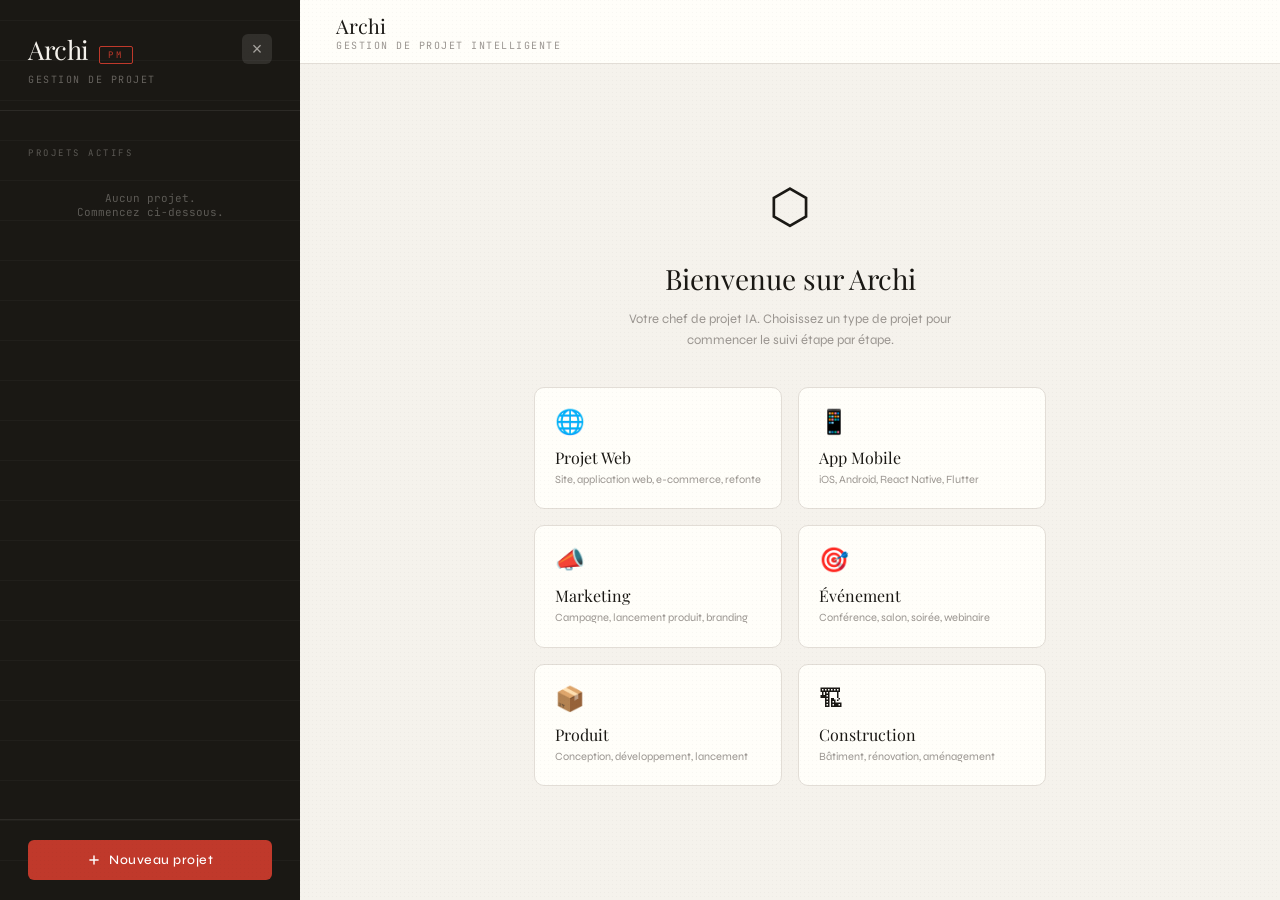
<file: index.html>
<!doctype html>
<html lang="fr">
  <head>
    <meta charset="UTF-8" />
    <meta name="viewport" content="width=device-width, initial-scale=1.0" />
    <link rel="stylesheet" href="style.css" />
    <title>Archi — Gestion de Projet</title>
    <link
      href="https://fonts.googleapis.com/css2?family=Playfair+Display:ital,wght@0,400;0,600;1,400&family=JetBrains+Mono:wght@300;400;500&family=Syne:wght@400;500;600&display=swap"
      rel="stylesheet"
    />
  </head>
  <body>
    <div
      class="drawer-overlay"
      id="drawerOverlay"
      onclick="closeAllDrawers()"
    ></div>
    <div class="shell">
      <!-- ── Sidebar ── -->
      <aside class="sidebar" id="navSidebar">
        <div
          class="sidebar-top"
          style="
            display: flex;
            align-items: flex-start;
            justify-content: space-between;
          "
        >
          <div>
            <div class="logo">Archi <span class="logo-badge">PM</span></div>
            <div class="logo-sub">Gestion de projet</div>
          </div>
          <button
            onclick="closeAllDrawers()"
            style="
              background: rgba(255, 255, 255, 0.1);
              border: none;
              color: rgba(245, 242, 236, 0.6);
              width: 30px;
              height: 30px;
              border-radius: 6px;
              cursor: pointer;
              font-size: 18px;
              display: flex;
              align-items: center;
              justify-content: center;
              flex-shrink: 0;
              margin-top: 2px;
              transition: all 0.2s;
            "
            onmouseover="this.style.background = 'rgba(255,255,255,.2)'"
            onmouseout="this.style.background = 'rgba(255,255,255,.1)'"
            class="sidebar-close-btn"
            id="sidebarCloseBtn"
          >
            ×
          </button>
        </div>

        <div class="proj-list" id="projList">
          <div class="proj-section-title">Projets actifs</div>
          <div
            id="projItems"
            style="
              font-family: &quot;JetBrains Mono&quot;, monospace;
              font-size: 11px;
              color: rgba(245, 242, 236, 0.3);
              padding: 12px;
              text-align: center;
            "
          >
            Aucun projet.<br />Commencez ci-dessous.
          </div>
        </div>

        <div class="sidebar-bottom">
          <button class="new-proj-btn" onclick="startNewProject()">
            <svg
              width="14"
              height="14"
              viewBox="0 0 24 24"
              fill="none"
              stroke="currentColor"
              stroke-width="2.5"
              stroke-linecap="round"
              stroke-linejoin="round"
            >
              <line x1="12" y1="5" x2="12" y2="19" />
              <line x1="5" y1="12" x2="19" y2="12" />
            </svg>
            Nouveau projet
          </button>
        </div>
      </aside>

      <!-- ── Main ── -->
      <main class="main">
        <!-- Mobile topbar -->
        <div class="mob-topbar" id="mobTopbar">
          <button
            class="mob-icon-btn"
            onclick="toggleNavDrawer()"
            id="hamburgerBtn"
            title="Menu projets"
          >
            <svg
              width="17"
              height="17"
              viewBox="0 0 24 24"
              fill="none"
              stroke="currentColor"
              stroke-width="2.5"
              stroke-linecap="round"
              stroke-linejoin="round"
            >
              <line x1="3" y1="6" x2="21" y2="6" />
              <line x1="3" y1="12" x2="21" y2="12" />
              <line x1="3" y1="18" x2="21" y2="18" />
            </svg>
          </button>
          <span class="mob-topbar-title">Archi</span>
          <button
            class="mob-icon-btn chat-btn"
            onclick="toggleChatDrawer()"
            id="chatBtn"
            title="Assistant IA"
          >
            <svg
              width="17"
              height="17"
              viewBox="0 0 24 24"
              fill="none"
              stroke="currentColor"
              stroke-width="2.5"
              stroke-linecap="round"
              stroke-linejoin="round"
            >
              <path
                d="M21 15a2 2 0 0 1-2 2H7l-4 4V5a2 2 0 0 1 2-2h14a2 2 0 0 1 2 2z"
              />
            </svg>
          </button>
        </div>
        <!-- Header -->
        <header class="main-header" id="mainHeader">
          <div class="header-left">
            <div>
              <div class="header-project-name" id="headerProjName">Archi</div>
              <div class="header-phase" id="headerPhase">
                Gestion de projet intelligente
              </div>
            </div>
          </div>
          <div class="header-right">
            <div
              class="phase-progress"
              id="headerProgress"
              style="display: none"
            >
              <span id="progressLabel">0%</span>
              <div class="progress-bar">
                <div
                  class="progress-fill"
                  id="progressFill"
                  style="width: 0%"
                ></div>
              </div>
            </div>
          </div>
        </header>

        <!-- Phase strip -->
        <div class="phase-strip" id="phaseStrip" style="display: none"></div>

        <!-- Content area -->
        <div class="content-area" id="contentArea" style="display: none">
          <!-- Phase detail -->
          <div class="phase-detail" id="phaseDetail"></div>

          <!-- Chat panel -->
          <div class="chat-panel" id="chatPanelDrawer">
            <div
              class="chat-header-mini"
              style="justify-content: space-between"
            >
              <div style="display: flex; align-items: center; gap: 10px">
                <div class="chat-indicator"></div>
                <span class="chat-label">Assistant Archi · actif</span>
              </div>
              <button
                onclick="closeAllDrawers()"
                style="
                  background: none;
                  border: none;
                  color: var(--muted);
                  cursor: pointer;
                  font-size: 20px;
                  line-height: 1;
                  padding: 0 2px;
                  display: none;
                "
                id="chatCloseBtn"
              >
                ×
              </button>
            </div>
            <div class="chat-messages" id="chatMessages"></div>
            <div class="chat-input-area">
              <div class="chat-input-wrap">
                <textarea
                  class="chat-textarea"
                  id="chatInput"
                  placeholder="Posez une question ou donnez une instruction…"
                  rows="1"
                ></textarea>
                <button class="chat-send" id="sendBtn" onclick="handleSend()">
                  <svg
                    width="12"
                    height="12"
                    viewBox="0 0 24 24"
                    fill="none"
                    stroke="currentColor"
                    stroke-width="2.5"
                    stroke-linecap="round"
                    stroke-linejoin="round"
                  >
                    <line x1="22" y1="2" x2="11" y2="13" />
                    <polygon points="22 2 15 22 11 13 2 9 22 2" />
                  </svg>
                </button>
              </div>
            </div>
          </div>
        </div>

        <!-- Welcome screen -->
        <div class="welcome-state" id="welcomeState">
          <div class="welcome-icon">⬡</div>
          <div class="welcome-title">Bienvenue sur Archi</div>
          <div class="welcome-sub">
            Votre chef de projet IA. Choisissez un type de projet pour commencer
            le suivi étape par étape.
          </div>

          <div class="type-grid">
            <div class="type-card" onclick="selectProjectType('web')">
              <div class="type-card-icon">🌐</div>
              <div class="type-card-name">Projet Web</div>
              <div class="type-card-desc">
                Site, application web, e-commerce, refonte
              </div>
            </div>
            <div class="type-card" onclick="selectProjectType('mobile')">
              <div class="type-card-icon">📱</div>
              <div class="type-card-name">App Mobile</div>
              <div class="type-card-desc">
                iOS, Android, React Native, Flutter
              </div>
            </div>
            <div class="type-card" onclick="selectProjectType('marketing')">
              <div class="type-card-icon">📣</div>
              <div class="type-card-name">Marketing</div>
              <div class="type-card-desc">
                Campagne, lancement produit, branding
              </div>
            </div>
            <div class="type-card" onclick="selectProjectType('event')">
              <div class="type-card-icon">🎯</div>
              <div class="type-card-name">Événement</div>
              <div class="type-card-desc">
                Conférence, salon, soirée, webinaire
              </div>
            </div>
            <div class="type-card" onclick="selectProjectType('product')">
              <div class="type-card-icon">📦</div>
              <div class="type-card-name">Produit</div>
              <div class="type-card-desc">
                Conception, développement, lancement
              </div>
            </div>
            <div class="type-card" onclick="selectProjectType('construction')">
              <div class="type-card-icon">🏗</div>
              <div class="type-card-name">Construction</div>
              <div class="type-card-desc">
                Bâtiment, rénovation, aménagement
              </div>
            </div>
          </div>
        </div>
      </main>
    </div>

    <!-- Task detail popup -->
    <div
      class="task-popup-overlay"
      id="taskPopupOverlay"
      style="display: none"
      onclick="if (event.target === this) closeTaskPopup();"
    >
      <div class="task-popup" id="taskPopupContent"></div>
    </div>
    <script src="./script.js"></script>
  </body>
</html>
</file>
<file: style.css>
*,
*::before,
*::after {
  box-sizing: border-box;
  margin: 0;
  padding: 0;
}

:root {
  --bg: #f5f2ec;
  --surface: #fffef9;
  --surface2: #f0ede6;
  --ink: #1a1814;
  --ink2: #3d3a34;
  --muted: #9a9590;
  --border: #e2ddd6;
  --border2: #ccc8c0;
  --accent: #c0392b;
  --accent2: #e67e22;
  --accent3: #27ae60;
  --accent-light: rgba(192, 57, 43, 0.08);
  --shadow: 0 2px 16px rgba(26, 24, 20, 0.08);
  --shadow2: 0 8px 40px rgba(26, 24, 20, 0.12);
}

html,
body {
  height: 100%;
  overflow: hidden;
  background: var(--bg);
  color: var(--ink);
  font-family: "Syne", sans-serif;
}

/* Texture */
body::after {
  content: "";
  position: fixed;
  inset: 0;
  background-image: url("data:image/svg+xml,%3Csvg xmlns='http://www.w3.org/2000/svg' width='4' height='4'%3E%3Crect width='1' height='1' fill='%231a1814' opacity='0.03'/%3E%3C/svg%3E");
  pointer-events: none;
  z-index: 9999;
}

/* ── Layout ── */
.shell {
  display: grid;
  grid-template-columns: 300px 1fr;
  height: 100vh;
}

/* ── Sidebar ── */
.sidebar {
  background: var(--ink);
  color: #f5f2ec;
  display: flex;
  flex-direction: column;
  overflow: hidden;
  position: relative;
}

.sidebar::before {
  content: "";
  position: absolute;
  inset: 0;
  background: repeating-linear-gradient(
    0deg,
    transparent,
    transparent 39px,
    rgba(255, 255, 255, 0.03) 39px,
    rgba(255, 255, 255, 0.03) 40px
  );
  pointer-events: none;
}

.sidebar-top {
  padding: 32px 28px 24px;
  border-bottom: 1px solid rgba(255, 255, 255, 0.08);
  position: relative;
  z-index: 1;
}

.logo {
  font-family: "Playfair Display", serif;
  font-size: 26px;
  letter-spacing: -0.5px;
  color: #f5f2ec;
  display: flex;
  align-items: baseline;
  gap: 10px;
}

.logo-badge {
  font-family: "JetBrains Mono", monospace;
  font-size: 9px;
  letter-spacing: 3px;
  text-transform: uppercase;
  color: var(--accent);
  border: 1px solid var(--accent);
  padding: 2px 8px;
  border-radius: 2px;
  position: relative;
  top: -2px;
}

.logo-sub {
  font-family: "JetBrains Mono", monospace;
  font-size: 10px;
  color: rgba(245, 242, 236, 0.35);
  letter-spacing: 1.5px;
  text-transform: uppercase;
  margin-top: 6px;
}

/* Project list */
.proj-list {
  flex: 1;
  overflow-y: auto;
  padding: 20px 16px;
  position: relative;
  z-index: 1;
  scrollbar-width: thin;
  scrollbar-color: rgba(255, 255, 255, 0.1) transparent;
}

.proj-section-title {
  font-family: "JetBrains Mono", monospace;
  font-size: 9px;
  color: rgba(245, 242, 236, 0.3);
  letter-spacing: 2.5px;
  text-transform: uppercase;
  padding: 0 12px;
  margin: 16px 0 8px;
}

.proj-item {
  padding: 14px 16px;
  border-radius: 6px;
  cursor: pointer;
  transition: all 0.2s;
  margin-bottom: 4px;
  position: relative;
  overflow: hidden;
}

.proj-item::before {
  content: "";
  position: absolute;
  left: 0;
  top: 0;
  bottom: 0;
  width: 3px;
  background: var(--accent);
  opacity: 0;
  transition: opacity 0.2s;
}

.proj-item:hover,
.proj-item.active {
  background: rgba(255, 255, 255, 0.07);
}
.proj-item.active::before {
  opacity: 1;
}

.proj-item-name {
  font-size: 13px;
  font-weight: 500;
  color: #f5f2ec;
  white-space: nowrap;
  overflow: hidden;
  text-overflow: ellipsis;
  margin-bottom: 4px;
}

.proj-item-meta {
  font-family: "JetBrains Mono", monospace;
  font-size: 10px;
  color: rgba(245, 242, 236, 0.4);
  display: flex;
  align-items: center;
  gap: 10px;
}

.proj-type-tag {
  font-family: "JetBrains Mono", monospace;
  font-size: 9px;
  padding: 1px 7px;
  border-radius: 2px;
  border: 1px solid rgba(255, 255, 255, 0.15);
  color: rgba(245, 242, 236, 0.6);
}

.progress-mini {
  height: 2px;
  background: rgba(255, 255, 255, 0.1);
  border-radius: 1px;
  margin-top: 8px;
  overflow: hidden;
}
.progress-mini-fill {
  height: 100%;
  background: var(--accent);
  border-radius: 1px;
  transition: width 0.5s ease;
}

.sidebar-bottom {
  padding: 20px 28px;
  border-top: 1px solid rgba(255, 255, 255, 0.08);
  position: relative;
  z-index: 1;
}

.new-proj-btn {
  width: 100%;
  background: var(--accent);
  border: none;
  color: #fff;
  font-family: "Syne", sans-serif;
  font-size: 13px;
  font-weight: 500;
  padding: 12px;
  border-radius: 6px;
  cursor: pointer;
  letter-spacing: 0.5px;
  transition: all 0.2s;
  display: flex;
  align-items: center;
  justify-content: center;
  gap: 8px;
}
.new-proj-btn:hover {
  background: #a93226;
  transform: translateY(-1px);
  box-shadow: 0 4px 16px rgba(192, 57, 43, 0.4);
}

/* ── Main panel ── */
.main {
  display: flex;
  flex-direction: column;
  background: var(--bg);
  overflow: hidden;
  min-height: 0;
  height: 100%;
}

/* Header */
.main-header {
  background: var(--surface);
  border-bottom: 1px solid var(--border);
  padding: 0 36px;
  display: flex;
  align-items: center;
  justify-content: space-between;
  min-height: 64px;
  flex-shrink: 0;
}

.header-left {
  display: flex;
  align-items: center;
  gap: 16px;
}

.header-project-name {
  font-family: "Playfair Display", serif;
  font-size: 20px;
  color: var(--ink);
}

.header-phase {
  font-family: "JetBrains Mono", monospace;
  font-size: 10px;
  color: var(--muted);
  letter-spacing: 1.5px;
  text-transform: uppercase;
}

.header-right {
  display: flex;
  align-items: center;
  gap: 12px;
}

.phase-progress {
  display: flex;
  align-items: center;
  gap: 10px;
  font-family: "JetBrains Mono", monospace;
  font-size: 11px;
  color: var(--muted);
}

.progress-bar {
  width: 120px;
  height: 4px;
  background: var(--border);
  border-radius: 2px;
  overflow: hidden;
}
.progress-fill {
  height: 100%;
  background: var(--accent);
  border-radius: 2px;
  transition: width 0.6s cubic-bezier(0.4, 0, 0.2, 1);
}

/* Phase timeline strip */
.phase-strip {
  background: var(--surface);
  border-bottom: 2px solid var(--border);
  padding: 0 36px;
  display: flex;
  gap: 0;
  overflow-x: auto;
  flex-shrink: 0;
  scrollbar-width: none;
}
.phase-strip::-webkit-scrollbar {
  display: none;
}

.phase-step {
  padding: 14px 20px;
  font-family: "JetBrains Mono", monospace;
  font-size: 10px;
  letter-spacing: 1px;
  text-transform: uppercase;
  color: var(--muted);
  cursor: pointer;
  border-bottom: 2px solid transparent;
  margin-bottom: -2px;
  white-space: nowrap;
  transition: all 0.2s;
  display: flex;
  align-items: center;
  gap: 8px;
  position: relative;
}

.phase-step:hover {
  color: var(--ink2);
}

.phase-step.active {
  color: var(--accent);
  border-bottom-color: var(--accent);
}

.phase-step.done {
  color: var(--accent3);
}
.phase-step.done .phase-num {
  background: var(--accent3);
}

.phase-num {
  width: 18px;
  height: 18px;
  border-radius: 50%;
  background: var(--border);
  display: flex;
  align-items: center;
  justify-content: center;
  font-size: 9px;
  font-weight: 500;
  color: var(--muted);
  flex-shrink: 0;
  transition: all 0.2s;
}
.phase-step.active .phase-num {
  background: var(--accent);
  color: #fff;
}
.phase-step.done .phase-num {
  background: var(--accent3);
  color: #fff;
}

/* Content area (split: detail + chat) */
.content-area {
  display: grid;
  grid-template-columns: 1fr 420px;
  flex: 1;
  min-height: 0;
  overflow: hidden;
}

/* Left: Phase detail */
.phase-detail {
  overflow-y: auto;
  padding: 36px;
  scrollbar-width: thin;
  scrollbar-color: var(--border) transparent;
  border-right: 1px solid var(--border);
  min-height: 0;
  height: 100%;
}

.phase-detail-header {
  margin-bottom: 28px;
}

.phase-detail-num {
  font-family: "JetBrains Mono", monospace;
  font-size: 10px;
  color: var(--muted);
  letter-spacing: 2px;
  text-transform: uppercase;
  margin-bottom: 8px;
}

.phase-detail-title {
  font-family: "Playfair Display", serif;
  font-size: 30px;
  line-height: 1.15;
  color: var(--ink);
  margin-bottom: 10px;
}

.phase-detail-desc {
  font-size: 14px;
  color: var(--ink2);
  line-height: 1.7;
  max-width: 560px;
}

/* Checklist */
.checklist {
  margin-top: 28px;
}

.checklist-title {
  font-family: "JetBrains Mono", monospace;
  font-size: 10px;
  color: var(--muted);
  letter-spacing: 2px;
  text-transform: uppercase;
  margin-bottom: 16px;
  display: flex;
  align-items: center;
  gap: 10px;
}
.checklist-title::after {
  content: "";
  flex: 1;
  height: 1px;
  background: var(--border);
}

.check-item {
  display: flex;
  align-items: center;
  justify-content: space-between;
  gap: 12px;
  padding: 12px 16px;
  border-radius: 8px;
  border: 1px solid var(--border);
  margin-bottom: 6px;
  cursor: pointer;
  transition: all 0.2s;
  background: var(--surface);
}
.check-item:hover {
  border-color: var(--accent);
  background: rgba(192, 57, 43, 0.03);
  transform: translateX(2px);
}
.check-item.done {
  background: rgba(39, 174, 96, 0.05);
  border-color: rgba(39, 174, 96, 0.25);
}
.check-item.done:hover {
  border-color: var(--accent3);
}
.check-item.done .check-label {
  text-decoration: line-through;
  color: var(--muted);
}
.check-label {
  font-size: 13.5px;
  line-height: 1.5;
  color: var(--ink);
  font-weight: 500;
  flex: 1;
}
.check-item.done .check-label {
  font-weight: 400;
}
.check-item-status {
  font-family: "JetBrains Mono", monospace;
  font-size: 10px;
  flex-shrink: 0;
  display: flex;
  align-items: center;
  gap: 5px;
}
.check-item-status.pending {
  color: var(--accent);
  opacity: 0.6;
}
.check-item-status.done {
  color: var(--accent3);
}
.check-item-status.skipped {
  color: var(--muted);
}

/* ── Task popup ── */
.task-popup-overlay {
  position: fixed;
  inset: 0;
  background: rgba(26, 24, 20, 0.5);
  z-index: 500;
  display: flex;
  align-items: center;
  justify-content: center;
  padding: 20px;
  animation: overlayIn 0.2s ease;
}
@keyframes overlayIn {
  from {
    opacity: 0;
  }
  to {
    opacity: 1;
  }
}

.task-popup {
  background: var(--bg);
  border-radius: 16px;
  width: 100%;
  max-width: 560px;
  max-height: 88vh;
  overflow-y: auto;
  box-shadow: 0 24px 80px rgba(26, 24, 20, 0.25);
  animation: popupIn 0.28s cubic-bezier(0.16, 1, 0.3, 1);
  scrollbar-width: thin;
  scrollbar-color: var(--border) transparent;
}
@keyframes popupIn {
  from {
    opacity: 0;
    transform: translateY(16px) scale(0.98);
  }
  to {
    opacity: 1;
    transform: translateY(0) scale(1);
  }
}

.task-popup-header {
  padding: 22px 24px 18px;
  border-bottom: 1px solid var(--border);
  display: flex;
  align-items: flex-start;
  justify-content: space-between;
  gap: 14px;
}
.task-popup-num {
  font-family: "JetBrains Mono", monospace;
  font-size: 9px;
  color: var(--accent);
  letter-spacing: 2px;
  text-transform: uppercase;
  margin-bottom: 6px;
}
.task-popup-title {
  font-family: "Playfair Display", serif;
  font-size: 20px;
  font-weight: 600;
  color: var(--ink);
  line-height: 1.25;
}
.task-popup-close {
  background: var(--surface2);
  border: 1px solid var(--border);
  border-radius: 8px;
  width: 32px;
  height: 32px;
  display: flex;
  align-items: center;
  justify-content: center;
  cursor: pointer;
  color: var(--muted);
  font-size: 18px;
  flex-shrink: 0;
  transition: all 0.2s;
  line-height: 1;
}
.task-popup-close:hover {
  background: var(--border);
  color: var(--ink);
}

.task-popup-body {
  padding: 20px 24px;
  display: flex;
  flex-direction: column;
  gap: 14px;
}

.task-popup-block {
  border-radius: 10px;
  padding: 14px 16px;
  border: 1px solid var(--border);
}
.task-popup-block.livrable {
  background: var(--surface);
}
.task-popup-block.questions {
  background: rgba(192, 57, 43, 0.04);
  border-color: rgba(192, 57, 43, 0.18);
}
.task-popup-block.response {
  background: rgba(39, 174, 96, 0.04);
  border-color: rgba(39, 174, 96, 0.2);
}
.task-popup-block.empty-response {
  background: var(--surface2);
  border-style: dashed;
}

.task-popup-block-label {
  font-family: "JetBrains Mono", monospace;
  font-size: 9px;
  letter-spacing: 2px;
  text-transform: uppercase;
  margin-bottom: 8px;
  display: flex;
  align-items: center;
  gap: 6px;
}
.task-popup-block-label.livrable {
  color: var(--muted);
}
.task-popup-block-label.questions {
  color: var(--accent);
}
.task-popup-block-label.response {
  color: var(--accent3);
}

.task-popup-block-text {
  font-size: 13px;
  color: var(--ink2);
  line-height: 1.7;
}
.task-popup-block-text.italic {
  font-style: italic;
  color: var(--muted);
}

.task-popup-footer {
  padding: 16px 24px 20px;
  border-top: 1px solid var(--border);
  display: flex;
  gap: 10px;
  flex-wrap: wrap;
}
.tpf-btn {
  border-radius: 8px;
  padding: 9px 18px;
  font-size: 12px;
  font-weight: 600;
  font-family: "Syne", sans-serif;
  cursor: pointer;
  transition: all 0.2s;
  border: none;
  display: flex;
  align-items: center;
  gap: 7px;
}
.tpf-btn.mark-done {
  background: var(--accent3);
  color: #fff;
}
.tpf-btn.mark-done:hover {
  background: #219a52;
  transform: translateY(-1px);
}
.tpf-btn.reset {
  background: var(--surface2);
  color: var(--ink2);
  border: 1.5px solid var(--border2);
}
.tpf-btn.reset:hover {
  border-color: var(--accent);
  color: var(--accent);
}
.tpf-btn.cancel {
  background: none;
  color: var(--muted);
  border: 1.5px solid var(--border);
}
.tpf-btn.cancel:hover {
  color: var(--ink);
}

/* Notes block */
.notes-block {
  margin-top: 28px;
  background: var(--surface);
  border: 1px solid var(--border);
  border-radius: 10px;
  overflow: hidden;
}

.notes-header {
  padding: 14px 18px;
  border-bottom: 1px solid var(--border);
  font-family: "JetBrains Mono", monospace;
  font-size: 10px;
  color: var(--muted);
  letter-spacing: 2px;
  text-transform: uppercase;
  display: flex;
  align-items: center;
  justify-content: space-between;
}

.notes-area {
  width: 100%;
  padding: 16px 18px;
  background: transparent;
  border: none;
  outline: none;
  font-family: "Syne", sans-serif;
  font-size: 13px;
  color: var(--ink);
  line-height: 1.7;
  resize: none;
  min-height: 100px;
}
.notes-area::placeholder {
  color: var(--muted);
}

/* ── Chat panel ── */
.chat-panel {
  display: flex;
  flex-direction: column;
  background: var(--surface);
  min-height: 0;
  overflow: hidden;
}

.chat-header-mini {
  padding: 16px 20px;
  border-bottom: 1px solid var(--border);
  display: flex;
  align-items: center;
  gap: 10px;
  flex-shrink: 0;
}

.chat-indicator {
  width: 7px;
  height: 7px;
  border-radius: 50%;
  background: #27ae60;
  box-shadow: 0 0 8px rgba(39, 174, 96, 0.5);
  animation: blink 2s ease-in-out infinite;
}
@keyframes blink {
  0%,
  100% {
    opacity: 1;
  }
  50% {
    opacity: 0.4;
  }
}

.chat-label {
  font-family: "JetBrains Mono", monospace;
  font-size: 10px;
  color: var(--muted);
  letter-spacing: 1px;
}

.chat-messages {
  flex: 1;
  overflow-y: auto;
  padding: 20px;
  display: flex;
  flex-direction: column;
  gap: 14px;
  scrollbar-width: thin;
  scrollbar-color: var(--border) transparent;
}

.msg {
  display: flex;
  gap: 10px;
  animation: fadeUp 0.3s cubic-bezier(0.16, 1, 0.3, 1) forwards;
  opacity: 0;
  transform: translateY(8px);
}
@keyframes fadeUp {
  to {
    opacity: 1;
    transform: translateY(0);
  }
}

.msg.user {
  flex-direction: row-reverse;
  align-self: flex-end;
}

.msg-avatar {
  width: 28px;
  height: 28px;
  border-radius: 50%;
  flex-shrink: 0;
  display: flex;
  align-items: center;
  justify-content: center;
  font-family: "JetBrains Mono", monospace;
  font-size: 10px;
  font-weight: 500;
}
.msg-avatar.ai {
  background: var(--ink);
  color: #f5f2ec;
}
.msg-avatar.user {
  background: var(--accent);
  color: #fff;
}

.msg-bubble {
  padding: 12px 16px;
  border-radius: 12px;
  font-size: 13px;
  line-height: 1.6;
  max-width: 280px;
}
.msg.ai .msg-bubble {
  background: var(--bg);
  border: 1px solid var(--border);
  border-radius: 4px 12px 12px 12px;
  color: var(--ink);
}
.msg.user .msg-bubble {
  background: var(--ink);
  color: #f5f2ec;
  border-radius: 12px 4px 12px 12px;
}

/* Chips */
.msg-chips {
  display: flex;
  flex-wrap: wrap;
  gap: 6px;
  margin-top: 10px;
}
.msg-chip {
  background: transparent;
  border: 1px solid var(--border2);
  color: var(--ink2);
  border-radius: 4px;
  padding: 5px 12px;
  font-size: 11px;
  font-family: "Syne", sans-serif;
  cursor: pointer;
  transition: all 0.2s;
}
.msg-chip:hover {
  background: var(--ink);
  color: #f5f2ec;
  border-color: var(--ink);
}

/* Typing */
.typing-indicator {
  display: flex;
  gap: 10px;
  animation: fadeUp 0.3s ease forwards;
  opacity: 0;
}
.typing-dots {
  background: var(--bg);
  border: 1px solid var(--border);
  border-radius: 4px 12px 12px 12px;
  padding: 12px 18px;
  display: flex;
  gap: 5px;
  align-items: center;
}
.typing-dots span {
  width: 5px;
  height: 5px;
  background: var(--muted);
  border-radius: 50%;
  animation: dotBounce 1.2s ease-in-out infinite;
}
.typing-dots span:nth-child(2) {
  animation-delay: 0.15s;
}
.typing-dots span:nth-child(3) {
  animation-delay: 0.3s;
}
@keyframes dotBounce {
  0%,
  80%,
  100% {
    transform: scale(0.7);
    opacity: 0.4;
  }
  40% {
    transform: scale(1);
    opacity: 1;
  }
}

/* Chat input */
.chat-input-area {
  padding: 16px;
  border-top: 1px solid var(--border);
  flex-shrink: 0;
}
.chat-input-wrap {
  display: flex;
  align-items: flex-end;
  gap: 8px;
  background: var(--bg);
  border: 1px solid var(--border);
  border-radius: 10px;
  padding: 10px 14px;
  transition: border-color 0.2s;
}
.chat-input-wrap:focus-within {
  border-color: var(--accent);
}

.chat-textarea {
  flex: 1;
  background: transparent;
  border: none;
  outline: none;
  font-family: "Syne", sans-serif;
  font-size: 13px;
  color: var(--ink);
  line-height: 1.5;
  resize: none;
  max-height: 80px;
  min-height: 20px;
}
.chat-textarea::placeholder {
  color: var(--muted);
}

.chat-send {
  width: 30px;
  height: 30px;
  flex-shrink: 0;
  background: var(--ink);
  border: none;
  border-radius: 6px;
  cursor: pointer;
  display: flex;
  align-items: center;
  justify-content: center;
  color: #f5f2ec;
  transition: all 0.2s;
}
.chat-send:hover {
  background: var(--accent);
  transform: scale(1.05);
}
.chat-send:disabled {
  opacity: 0.3;
  cursor: not-allowed;
  transform: none;
}

/* Welcome / empty state */
.welcome-state {
  display: flex;
  flex-direction: column;
  align-items: center;
  justify-content: center;
  flex: 1;
  padding: 40px;
  text-align: center;
  overflow-y: auto;
  min-height: 0;
}
.welcome-icon {
  font-size: 48px;
  margin-bottom: 24px;
  animation: float 3s ease-in-out infinite;
}
@keyframes float {
  0%,
  100% {
    transform: translateY(0);
  }
  50% {
    transform: translateY(-8px);
  }
}

.welcome-title {
  font-family: "Playfair Display", serif;
  font-size: 28px;
  color: var(--ink);
  margin-bottom: 12px;
}
.welcome-sub {
  font-size: 13px;
  color: var(--muted);
  line-height: 1.6;
  max-width: 340px;
}

/* Project type cards */
.type-grid {
  display: grid;
  grid-template-columns: 1fr 1fr;
  gap: 16px;
  margin-top: 36px;
  max-width: 600px;
}

.type-card {
  background: var(--surface);
  border: 1.5px solid var(--border);
  border-radius: 10px;
  padding: 20px;
  cursor: pointer;
  transition: all 0.25s;
  text-align: left;
}
.type-card:hover {
  border-color: var(--accent);
  transform: translateY(-2px);
  box-shadow: var(--shadow2);
}

.type-card-icon {
  font-size: 24px;
  margin-bottom: 10px;
}
.type-card-name {
  font-family: "Playfair Display", serif;
  font-size: 16px;
  color: var(--ink);
  margin-bottom: 4px;
}
.type-card-desc {
  font-size: 11px;
  color: var(--muted);
  line-height: 1.5;
}

/* Scrollbar */
::-webkit-scrollbar {
  width: 4px;
}
::-webkit-scrollbar-track {
  background: transparent;
}
::-webkit-scrollbar-thumb {
  background: var(--border2);
  border-radius: 2px;
}

/* ── Mobile drawer system ── */
.mob-topbar {
  display: none;
  align-items: center;
  justify-content: space-between;
  padding: 0 16px;
  height: 52px;
  background: var(--ink);
  flex-shrink: 0;
  position: relative;
  z-index: 10;
}
.mob-topbar-title {
  font-family: "Playfair Display", serif;
  font-size: 18px;
  color: #f5f2ec;
  letter-spacing: -0.3px;
  position: absolute;
  left: 50%;
  transform: translateX(-50%);
}
.mob-icon-btn {
  width: 38px;
  height: 38px;
  border-radius: 8px;
  border: none;
  background: rgba(255, 255, 255, 0.1);
  cursor: pointer;
  display: flex;
  align-items: center;
  justify-content: center;
  color: #f5f2ec;
  transition: all 0.2s;
  flex-shrink: 0;
}
.mob-icon-btn:hover {
  background: rgba(255, 255, 255, 0.18);
}
.mob-icon-btn.chat-btn {
  background: rgba(192, 57, 43, 0.25);
  color: #f5f2ec;
}
.mob-icon-btn.chat-btn:hover {
  background: rgba(192, 57, 43, 0.4);
}

/* Overlay */
.drawer-overlay {
  display: none;
  position: fixed;
  inset: 0;
  background: rgba(26, 24, 20, 0.55);
  z-index: 300;
  animation: fadeOverlay 0.25s ease;
}
@keyframes fadeOverlay {
  from {
    opacity: 0;
  }
  to {
    opacity: 1;
  }
}
.drawer-overlay.visible {
  display: block;
}

/* Shared drawer base */
.sidebar,
.chat-panel-drawer {
  transition: transform 0.32s cubic-bezier(0.16, 1, 0.3, 1);
}

/* Responsive */
@media (max-width: 900px) {
  .shell {
    grid-template-columns: 1fr;
    display: flex;
    flex-direction: column;
  }

  /* Nav sidebar becomes left drawer */
  .sidebar {
    position: fixed;
    top: 0;
    left: 0;
    bottom: 0;
    width: 280px;
    z-index: 400;
    transform: translateX(-100%);
    box-shadow: 6px 0 32px rgba(26, 24, 20, 0.25);
  }
  .sidebar.open {
    transform: translateX(0);
  }

  /* Chat panel becomes right drawer */
  .chat-panel {
    position: fixed;
    top: 0;
    right: 0;
    bottom: 0;
    width: min(360px, 92vw);
    z-index: 400;
    transform: translateX(100%);
    box-shadow: -6px 0 32px rgba(26, 24, 20, 0.2);
    display: flex !important;
  }
  .chat-panel.open {
    transform: translateX(0);
  }

  /* Content area full width, single column */
  .content-area {
    grid-template-columns: 1fr;
    flex: 1;
    min-height: 0;
    overflow: hidden;
  }

  /* Show mobile topbar */
  .mob-topbar {
    display: flex;
  }

  /* Adjust main header */
  .main-header {
    padding: 0 16px;
    min-height: 52px;
  }
  .header-project-name {
    font-size: 16px;
  }
  .header-phase {
    font-size: 9px;
  }

  /* Phase strip compact */
  .phase-strip {
    padding: 0 12px;
  }
  .phase-step {
    padding: 12px 10px;
    font-size: 9px;
    gap: 6px;
  }

  /* Phase detail padding */
  .phase-detail {
    padding: 20px 16px;
  }

  /* Welcome state */
  .welcome-state {
    padding: 24px 16px;
  }
  .type-grid {
    grid-template-columns: 1fr 1fr;
    gap: 10px;
  }
  .type-card {
    padding: 14px;
  }
  .welcome-title {
    font-size: 22px;
  }
}

@media (max-width: 480px) {
  .type-grid {
    grid-template-columns: 1fr;
  }
  .sidebar {
    width: 85vw;
  }
}
</file>
